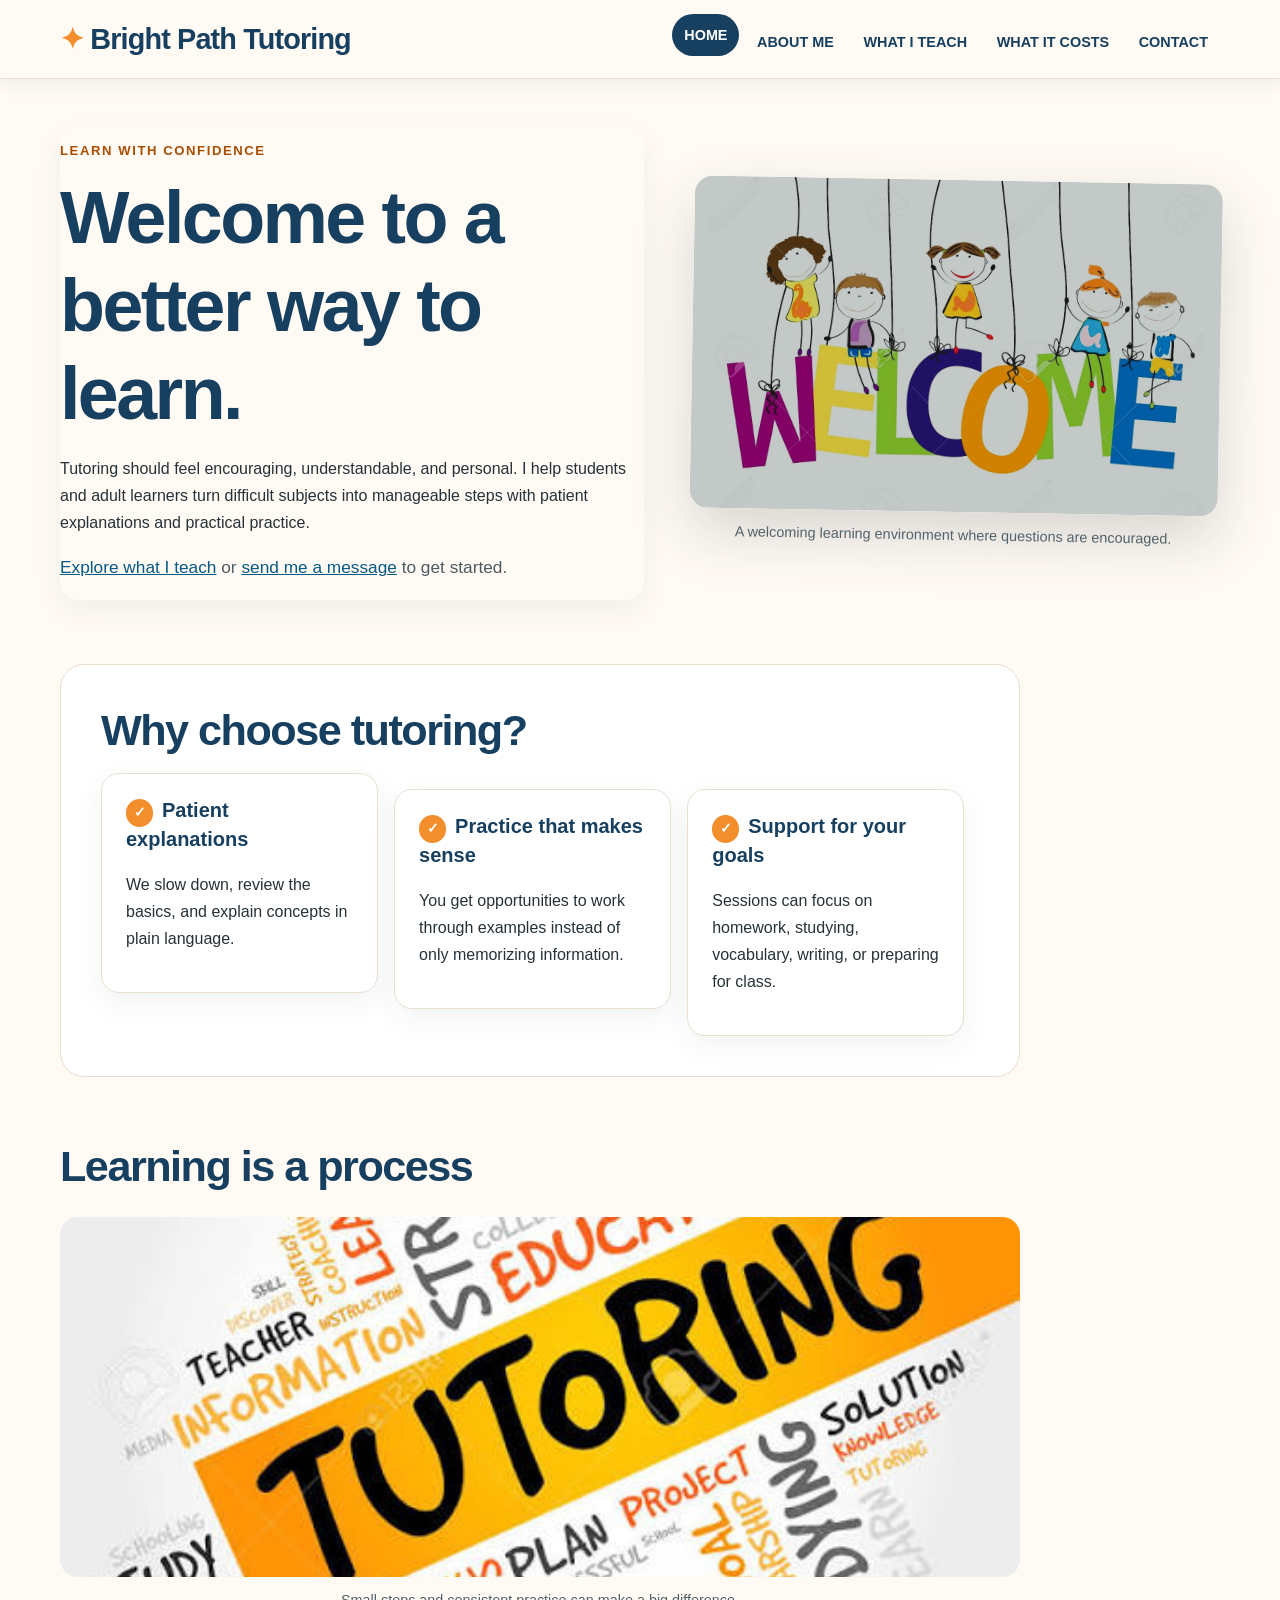
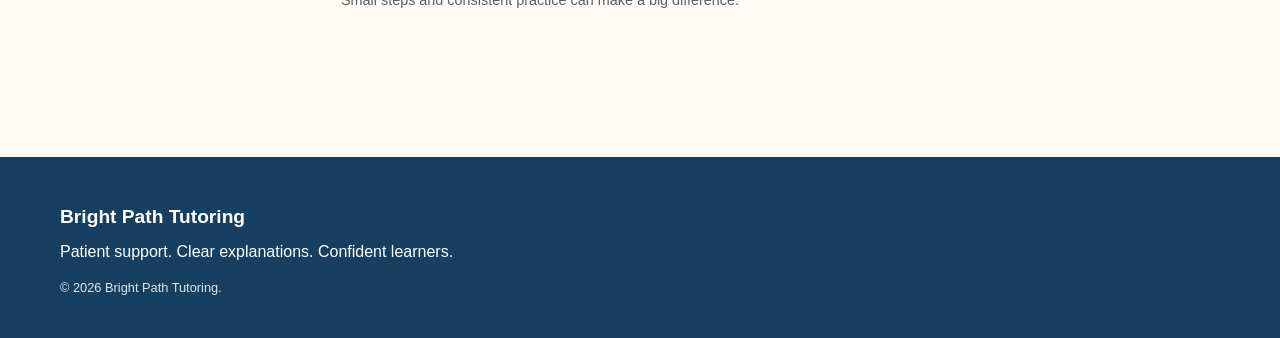
<file: index.html>
<!doctype html>
<html lang="en">
<head>
    <meta charset="utf-8">
    <meta name="viewport" content="width=device-width, initial-scale=1">
    <meta name="description" content="Bright Path Tutoring provides friendly, accessible tutoring and academic support.">
    <title>Home | Bright Path Tutoring</title>
    <link rel="stylesheet" type="text/css" href="normalize.css">
    <link rel="stylesheet" type="text/css" href="style.css">
</head>
<body>
    <a class="skip-link" href="#main-content">Skip to main content</a>

    <header>
        <section>
            <h1>Bright Path Tutoring</h1>
            <nav aria-label="Primary navigation">
                <ul>
                    <li><a href="index.html" aria-current="page">HOME</a></li>
                    <li><a href="about.html">ABOUT ME</a></li>
                    <li><a href="services.html">WHAT I TEACH</a></li>
                    <li><a href="price.html">WHAT IT COSTS</a></li>
                    <li><a href="contact.html">CONTACT</a></li>
                </ul>
            </nav>
        </section>
    </header>

    <main id="main-content">

        <section>
            <article>
                <p>Learn with confidence</p>
                <h2>Welcome to a better way to learn.</h2>
                <p>
                    Tutoring should feel encouraging, understandable, and personal.
                    I help students and adult learners turn difficult subjects into
                    manageable steps with patient explanations and practical practice.
                </p>
                <p>
                    <a href="services.html">Explore what I teach</a> or
                    <a href="contact.html">send me a message</a> to get started.
                </p>
            </article>
            <figure>
                <img src="welcome.jpg" width="1300" height="816"
                     alt="Colorful illustration of students learning above the word Welcome">
                <figcaption>A welcoming learning environment where questions are encouraged.</figcaption>
            </figure>
        </section>

        <section aria-labelledby="home-benefits">
            <h2 id="home-benefits">Why choose tutoring?</h2>
            <article>
                <h3>Patient explanations</h3>
                <p>We slow down, review the basics, and explain concepts in plain language.</p>
            </article>
            <article>
                <h3>Practice that makes sense</h3>
                <p>You get opportunities to work through examples instead of only memorizing information.</p>
            </article>
            <article>
                <h3>Support for your goals</h3>
                <p>Sessions can focus on homework, studying, vocabulary, writing, or preparing for class.</p>
            </article>
        </section>

        <section aria-labelledby="home-tutoring">
            <h2 id="home-tutoring">Learning is a process</h2>
            <figure>
                <img src="tutoring.jpg" width="515" height="388"
                     alt="Illustration with the word tutoring surrounded by education and study terms">
                <figcaption>Small steps and consistent practice can make a big difference.</figcaption>
            </figure>
        </section>

    </main>

    <footer>
        <section>
            <p><strong>Bright Path Tutoring</strong></p>
            <p>Patient support. Clear explanations. Confident learners.</p>
            <small>&copy; <span data-year></span> Bright Path Tutoring.</small>
        </section>
    </footer>

    <script>
        // Embedded JavaScript: keep the footer year current and provide a small
        // client-side check before the contact form is submitted.
        document.querySelectorAll("[data-year]").forEach(function (element) {
            element.textContent = new Date().getFullYear();
        });

        const form = document.querySelector("form");
        if (form) {
            form.addEventListener("submit", function (event) {
                if (!form.checkValidity()) {
                    event.preventDefault();
                    form.reportValidity();
                }
            });
        }
    </script>
</body>
</html>
</file>
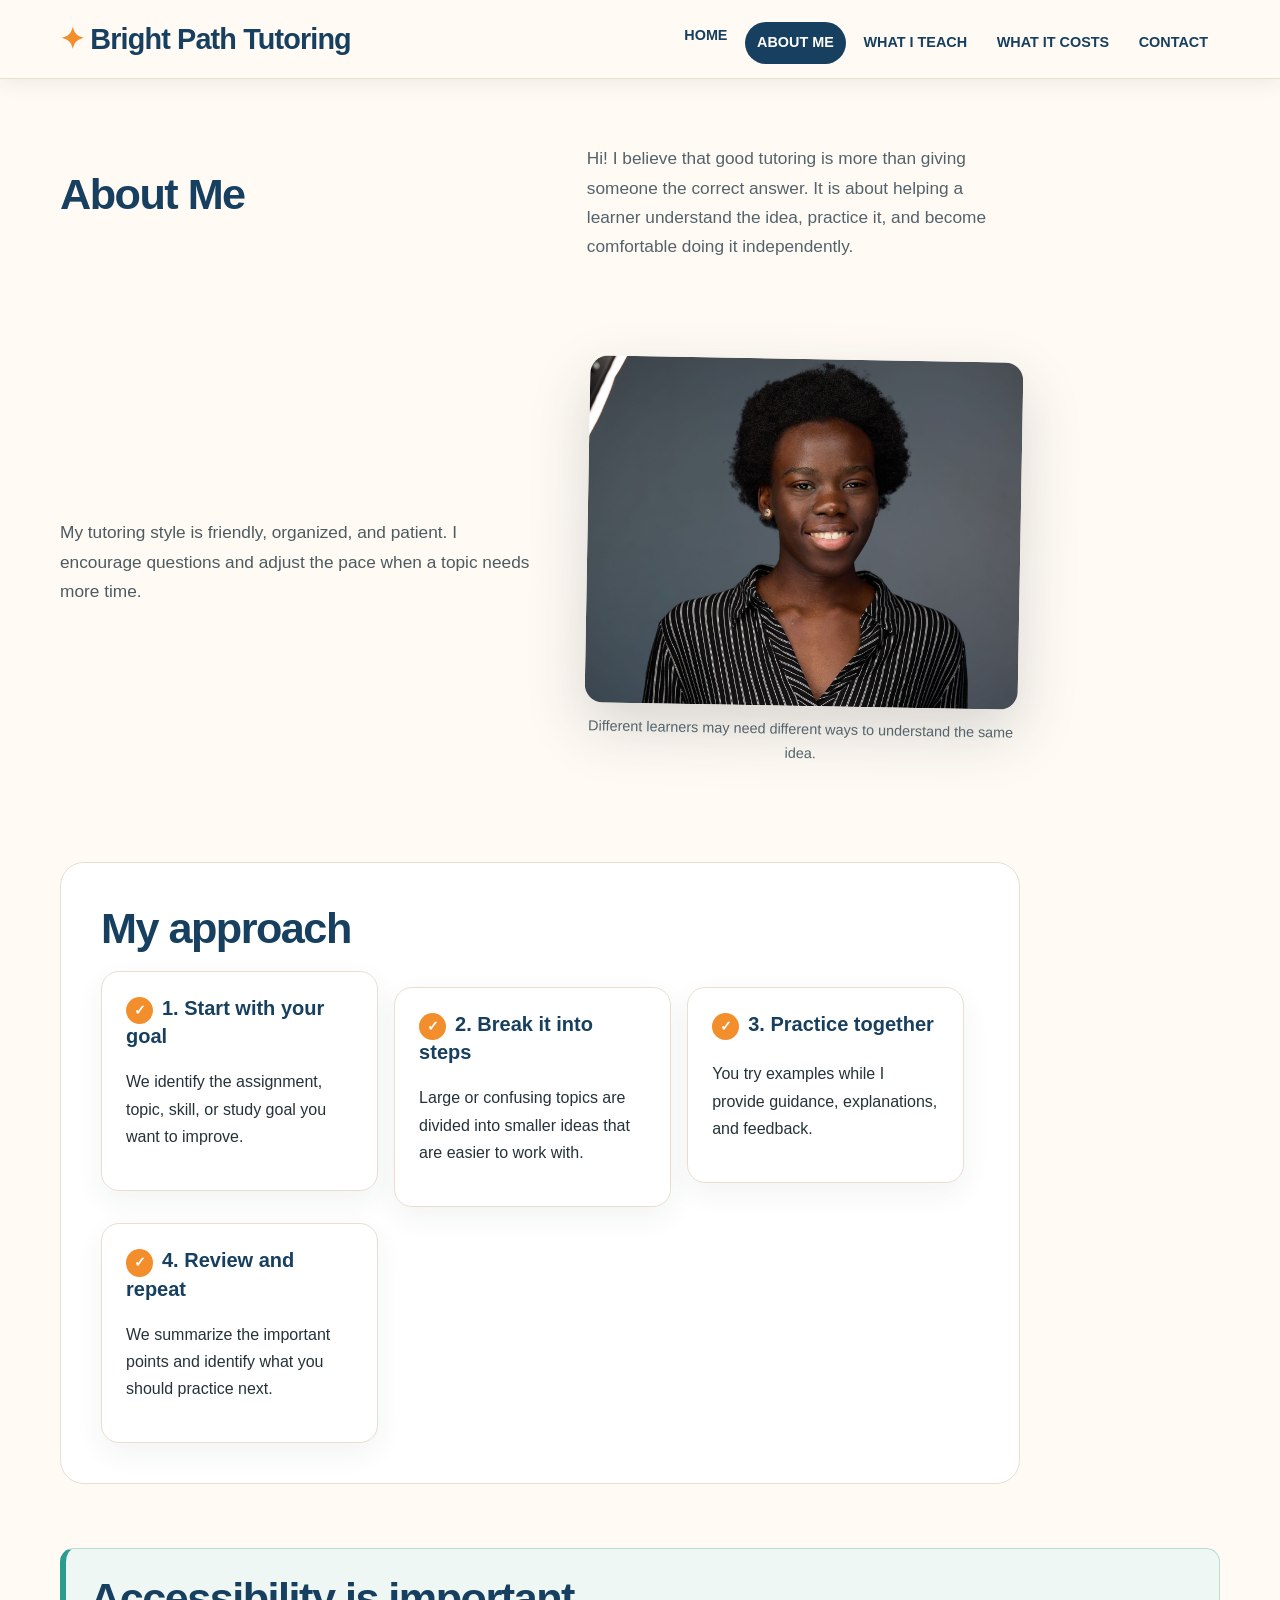
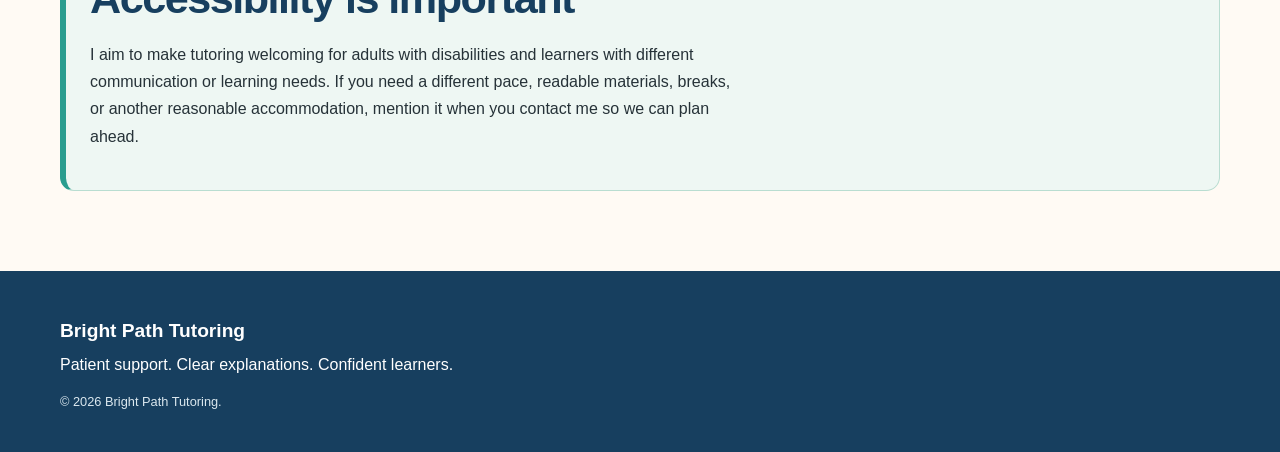
<file: about.html>
<!doctype html>
<html lang="en">
<head>
    <meta charset="utf-8">
    <meta name="viewport" content="width=device-width, initial-scale=1">
    <meta name="description" content="Bright Path Tutoring provides friendly, accessible tutoring and academic support.">
    <title>About Me | Bright Path Tutoring</title>
   <link rel="stylesheet" type="text/css" href="normalize.css">
    <link rel="stylesheet" type="text/css" href="style.css">

</head>
<body>
    <a class="skip-link" href="#main-content">Skip to main content</a>

    <header>
        <section>
            <h1>Bright Path Tutoring</h1>
            <nav aria-label="Primary navigation">
                <ul>
                    <li><a href="index.html">HOME</a></li>
                    <li><a href="about.html" aria-current="page">ABOUT ME</a></li>
                    <li><a href="services.html">WHAT I TEACH</a></li>
                    <li><a href="price.html">WHAT IT COSTS</a></li>
                    <li><a href="contact.html">CONTACT</a></li>
                </ul>
            </nav>
        </section>
    </header>

    <main id="main-content">

        <section aria-labelledby="about-heading">
            <h2 id="about-heading">About Me</h2>
            <p>
                Hi! I believe that good tutoring is more than giving someone the
                correct answer. It is about helping a learner understand the idea,
                practice it, and become comfortable doing it independently.
            </p>
            <p>
                My tutoring style is friendly, organized, and patient. I encourage
                questions and adjust the pace when a topic needs more time.
            </p>
            <figure>
                <img src="me.JPG" width="685" height="448"
                     alt="Illustration of a student using a computer to learn with books and school materials around the screen">
                <figcaption>Different learners may need different ways to understand the same idea.</figcaption>
            </figure>
        </section>

        <section aria-labelledby="approach-heading">
            <h2 id="approach-heading">My approach</h2>
            <article>
                <h3>1. Start with your goal</h3>
                <p>We identify the assignment, topic, skill, or study goal you want to improve.</p>
            </article>
            <article>
                <h3>2. Break it into steps</h3>
                <p>Large or confusing topics are divided into smaller ideas that are easier to work with.</p>
            </article>
            <article>
                <h3>3. Practice together</h3>
                <p>You try examples while I provide guidance, explanations, and feedback.</p>
            </article>
            <article>
                <h3>4. Review and repeat</h3>
                <p>We summarize the important points and identify what you should practice next.</p>
            </article>
        </section>

        <aside>
            <h2>Accessibility is important</h2>
            <p>
                I aim to make tutoring welcoming for adults with disabilities and
                learners with different communication or learning needs. If you need
                a different pace, readable materials, breaks, or another reasonable
                accommodation, mention it when you contact me so we can plan ahead.
            </p>
        </aside>

    </main>

    <footer>
        <section>
            <p><strong>Bright Path Tutoring</strong></p>
            <p>Patient support. Clear explanations. Confident learners.</p>
            <small>&copy; <span data-year></span> Bright Path Tutoring.</small>
        </section>
    </footer>

    <script>
        // Embedded JavaScript: keep the footer year current and provide a small
        // client-side check before the contact form is submitted.
        document.querySelectorAll("[data-year]").forEach(function (element) {
            element.textContent = new Date().getFullYear();
        });

        const form = document.querySelector("form");
        if (form) {
            form.addEventListener("submit", function (event) {
                if (!form.checkValidity()) {
                    event.preventDefault();
                    form.reportValidity();
                }
            });
        }
    </script>
</body>
</html>
</file>
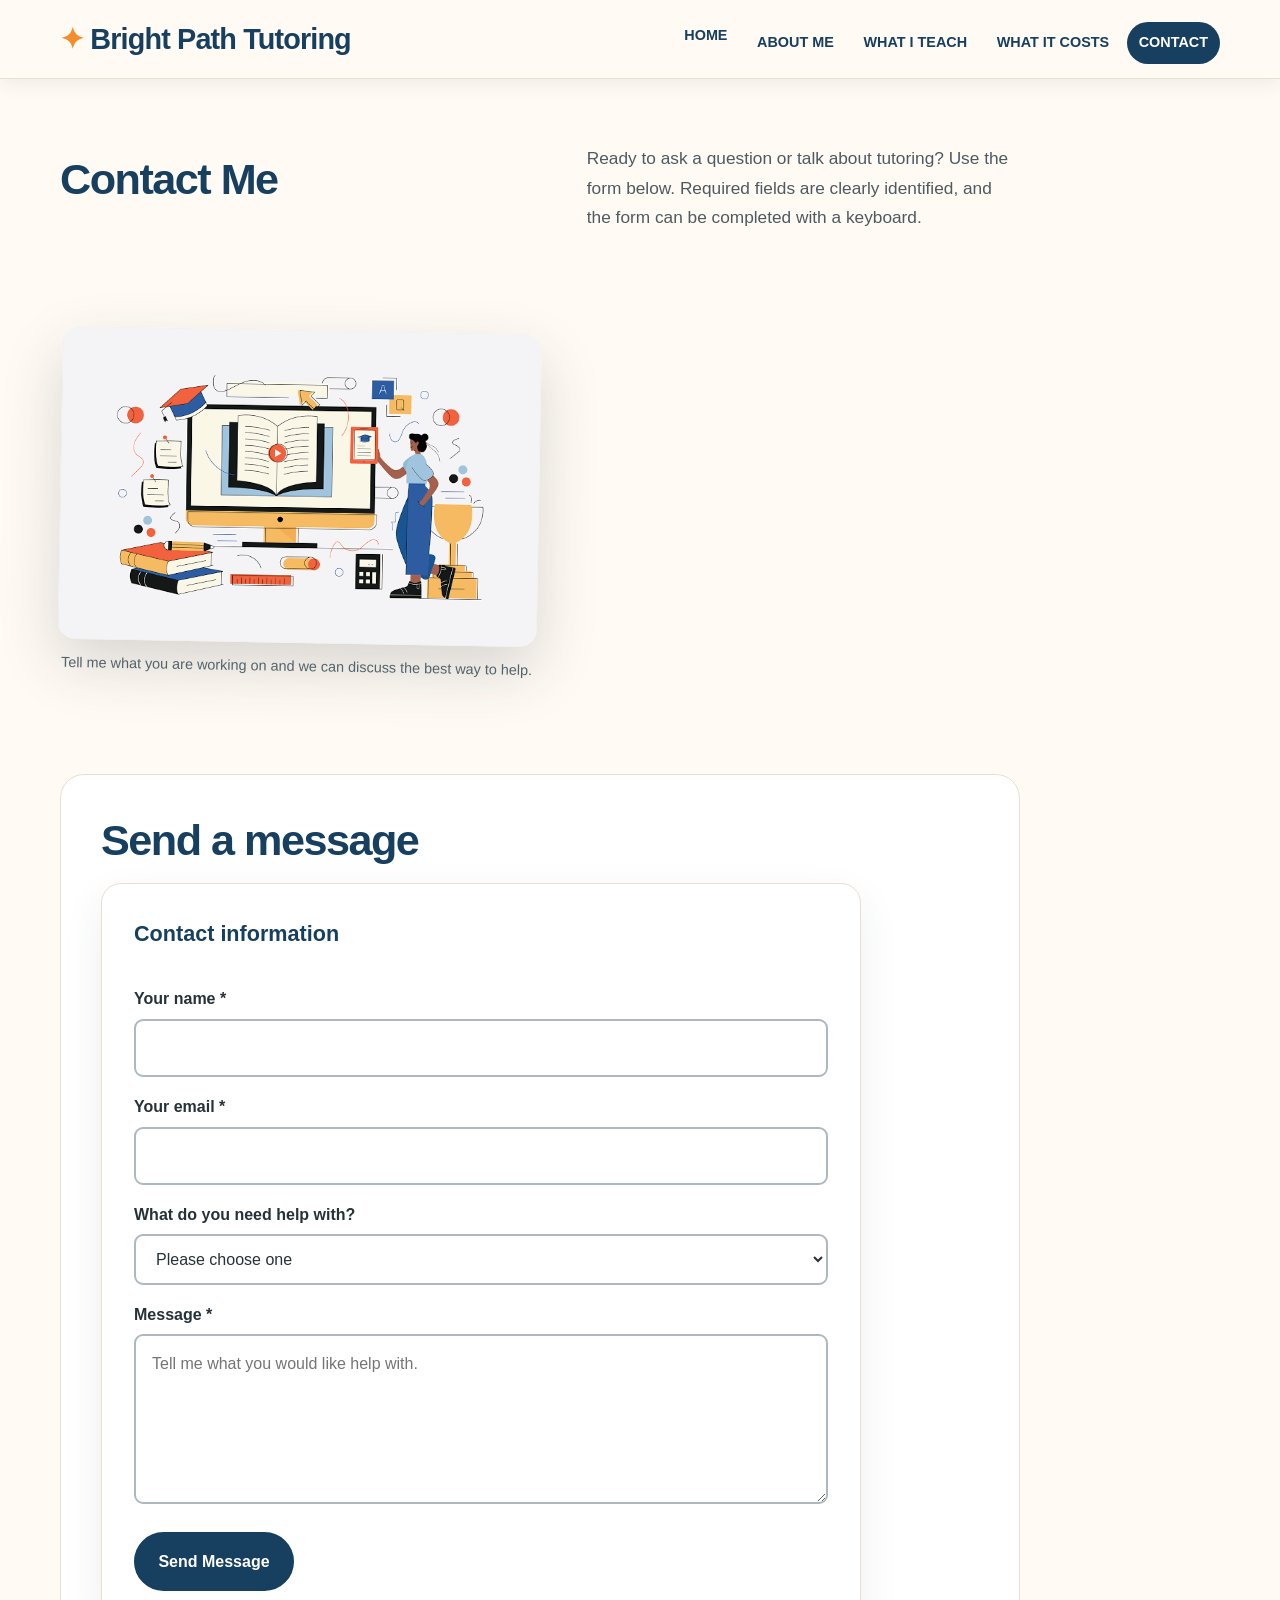
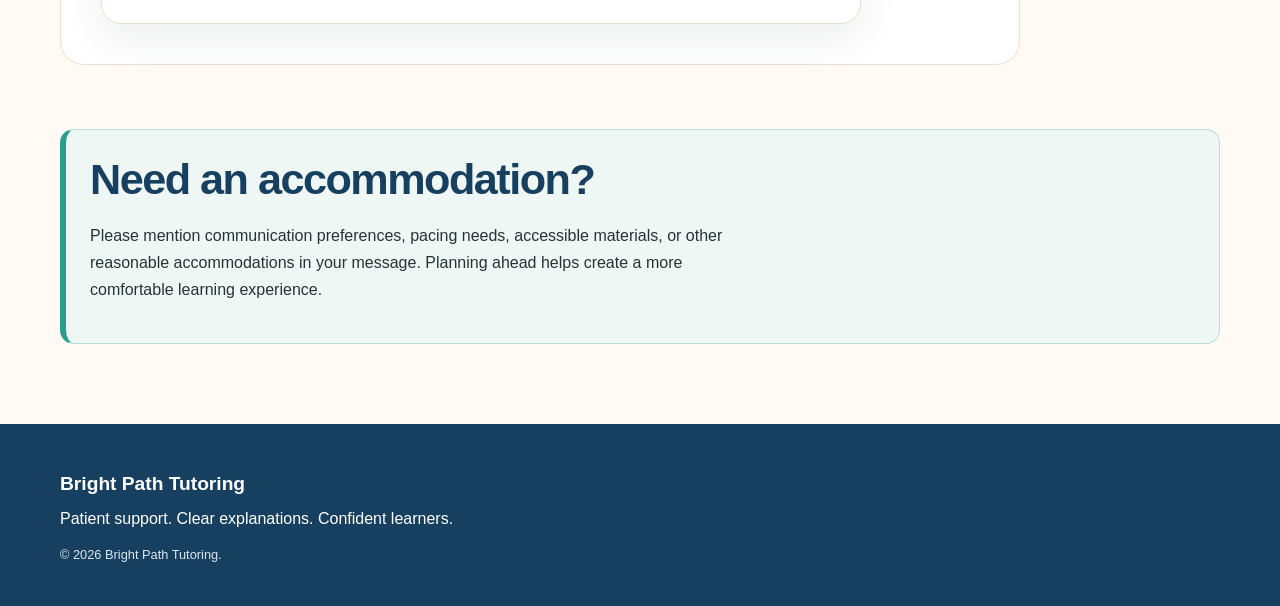
<file: contact.html>
<!doctype html>
<html lang="en">
<head>
    <meta charset="utf-8">
    <meta name="viewport" content="width=device-width, initial-scale=1">
    <meta name="description" content="Bright Path Tutoring provides friendly, accessible tutoring and academic support.">
    <title>Contact | Bright Path Tutoring</title>
    <link rel="stylesheet" type="text/css" href="normalize.css">
    <link rel="stylesheet" type="text/css" href="style.css">
</head>
<body>
    <a class="skip-link" href="#main-content">Skip to main content</a>

    <header>
        <section>
            <h1>Bright Path Tutoring</h1>
            <nav aria-label="Primary navigation">
                <ul>
                    <li><a href="index.html">HOME</a></li>
                    <li><a href="about.html">ABOUT ME</a></li>
                    <li><a href="services.html">WHAT I TEACH</a></li>
                    <li><a href="price.html">WHAT IT COSTS</a></li>
                    <li><a href="contact.html" aria-current="page">CONTACT</a></li>
                </ul>
            </nav>
        </section>
    </header>

    <main id="main-content">

        <section aria-labelledby="contact-heading">
            <h2 id="contact-heading">Contact Me</h2>
            <p>
                Ready to ask a question or talk about tutoring? Use the form below.
                Required fields are clearly identified, and the form can be completed
                with a keyboard.
            </p>
            <figure>
                <img src="learning.jpg" width="685" height="448"
                     alt="Illustration of a student learning on a computer surrounded by books and school supplies">
                <figcaption>Tell me what you are working on and we can discuss the best way to help.</figcaption>
            </figure>
        </section>

        <section aria-labelledby="message-heading">
            <h2 id="message-heading">Send a message</h2>
            <form action="https://formspree.io/f/mrenygwb" method="POST">
                <fieldset>
                    <legend>Contact information</legend>

                    <label for="name">Your name <span aria-hidden="true">*</span></label>
                    <input id="name" name="name" type="text" autocomplete="name"
                           required aria-required="true">

                    <label for="email">Your email <span aria-hidden="true">*</span></label>
                    <input id="email" name="email" type="email" autocomplete="email"
                           required aria-required="true">

                    <label for="subject">What do you need help with?</label>
                    <select id="subject" name="subject">
                        <option value="">Please choose one</option>
                        <option value="math">Math</option>
                        <option value="science">Science</option>
                        <option value="english-language">English / Language</option>
                        <option value="study-skills">Study Skills</option>
                        <option value="other">Other</option>
                    </select>

                    <label for="message">Message <span aria-hidden="true">*</span></label>
                    <textarea id="message" name="message"
                              placeholder="Tell me what you would like help with."
                              required aria-required="true"></textarea>

                    <button type="submit">Send Message</button>
                </fieldset>
            </form>
        </section>

        <aside>
            <h2>Need an accommodation?</h2>
            <p>
                Please mention communication preferences, pacing needs, accessible
                materials, or other reasonable accommodations in your message.
                Planning ahead helps create a more comfortable learning experience.
            </p>
        </aside>

    </main>

    <footer>
        <section>
            <p><strong>Bright Path Tutoring</strong></p>
            <p>Patient support. Clear explanations. Confident learners.</p>
            <small>&copy; <span data-year></span> Bright Path Tutoring.</small>
        </section>
    </footer>

    <script>
        // Embedded JavaScript: keep the footer year current and provide a small
        // client-side check before the contact form is submitted.
        document.querySelectorAll("[data-year]").forEach(function (element) {
            element.textContent = new Date().getFullYear();
        });

        const form = document.querySelector("form");
        if (form) {
            form.addEventListener("submit", function (event) {
                if (!form.checkValidity()) {
                    event.preventDefault();
                    form.reportValidity();
                }
            });
        }
    </script>
</body>
</html>
</file>
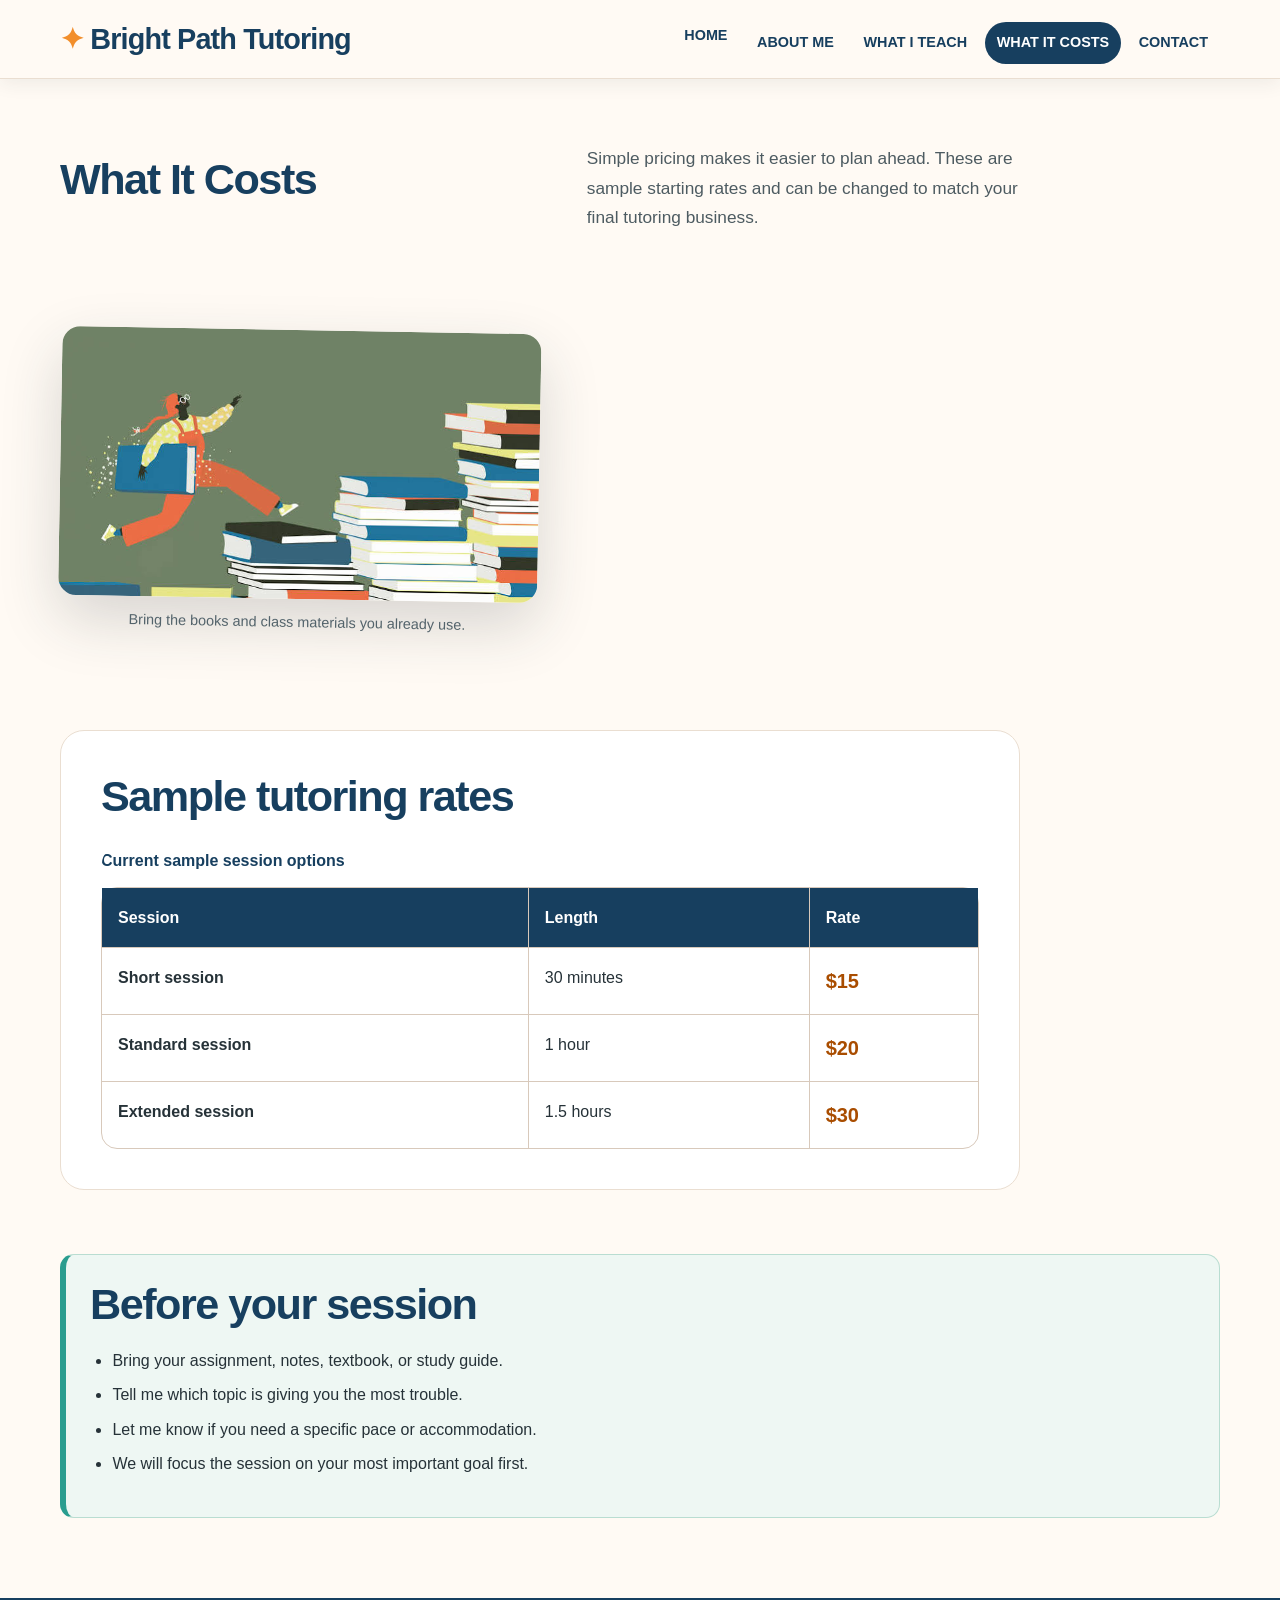
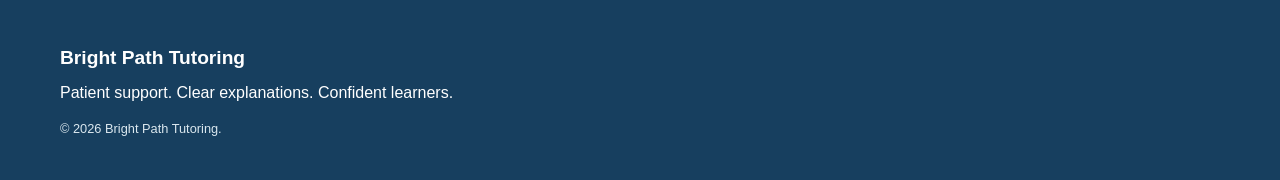
<file: price.html>
<!doctype html>
<html lang="en">
<head>
    <meta charset="utf-8">
    <meta name="viewport" content="width=device-width, initial-scale=1">
    <meta name="description" content="Bright Path Tutoring provides friendly, accessible tutoring and academic support.">
    <title>What It Costs | Bright Path Tutoring</title>
    <link rel="stylesheet" type="text/css" href="normalize.css">
    <link rel="stylesheet" type="text/css" href="style.css">
<body>
    <a class="skip-link" href="#main-content">Skip to main content</a>

    <header>
        <section>
            <h1>Bright Path Tutoring</h1>
            <nav aria-label="Primary navigation">
                <ul>
                    <li><a href="index.html">HOME</a></li>
                    <li><a href="about.html">ABOUT ME</a></li>
                    <li><a href="services.html">WHAT I TEACH</a></li>
                    <li><a href="price.html" aria-current="page">WHAT IT COSTS</a></li>
                    <li><a href="contact.html">CONTACT</a></li>
                </ul>
            </nav>
        </section>
    </header>

    <main id="main-content">

        <section aria-labelledby="price-heading">
            <h2 id="price-heading">What It Costs</h2>
            <p>
                Simple pricing makes it easier to plan ahead. These are sample
                starting rates and can be changed to match your final tutoring
                business.
            </p>
            <figure>
                <img src="reading.jpg" width="738" height="414"
                     alt="Illustration of a person jumping over stacks of books while studying">
                <figcaption>Bring the books and class materials you already use.</figcaption>
            </figure>
        </section>

        <section aria-labelledby="rates-heading">
            <h2 id="rates-heading">Sample tutoring rates</h2>
            <table>
                <caption>Current sample session options</caption>
                <thead>
                    <tr>
                        <th scope="col">Session</th>
                        <th scope="col">Length</th>
                        <th scope="col">Rate</th>
                    </tr>
                </thead>
                <tbody>
                    <tr>
                        <th scope="row">Short session</th>
                        <td>30 minutes</td>
                        <td class="price">$15</td>
                    </tr>
                    <tr>
                        <th scope="row">Standard session</th>
                        <td>1 hour</td>
                        <td class="price">$20</td>
                    </tr>
                    <tr>
                        <th scope="row">Extended session</th>
                        <td>1.5 hours</td>
                        <td class="price">$30</td>
                    </tr>
                </tbody>
            </table>
        </section>

        <aside>
            <h2>Before your session</h2>
            <ul>
                <li>Bring your assignment, notes, textbook, or study guide.</li>
                <li>Tell me which topic is giving you the most trouble.</li>
                <li>Let me know if you need a specific pace or accommodation.</li>
                <li>We will focus the session on your most important goal first.</li>
            </ul>
        </aside>

    </main>

    <footer>
        <section>
            <p><strong>Bright Path Tutoring</strong></p>
            <p>Patient support. Clear explanations. Confident learners.</p>
            <small>&copy; <span data-year></span> Bright Path Tutoring.</small>
        </section>
    </footer>

    <script>
        // Embedded JavaScript: keep the footer year current and provide a small
        // client-side check before the contact form is submitted.
        document.querySelectorAll("[data-year]").forEach(function (element) {
            element.textContent = new Date().getFullYear();
        });

        const form = document.querySelector("form");
        if (form) {
            form.addEventListener("submit", function (event) {
                if (!form.checkValidity()) {
                    event.preventDefault();
                    form.reportValidity();
                }
            });
        }
    </script>
</body>
</html>
</file>
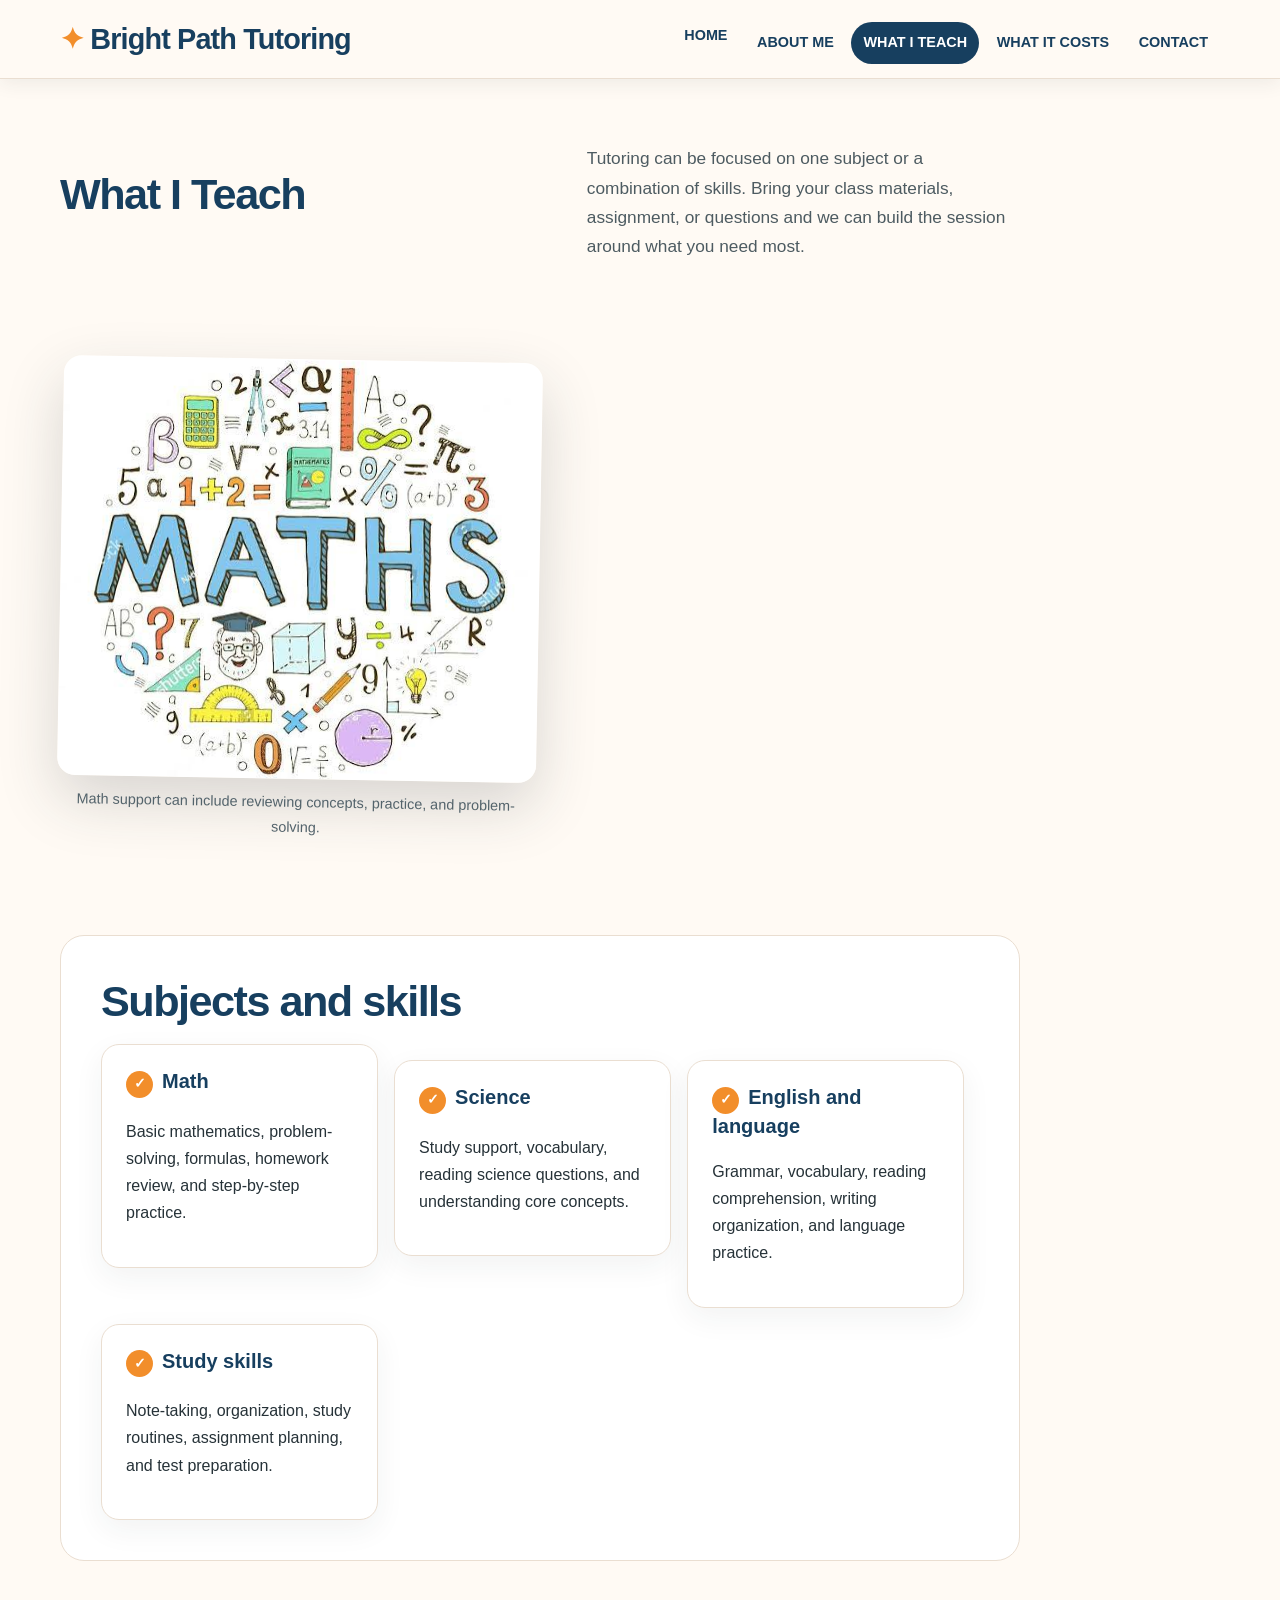
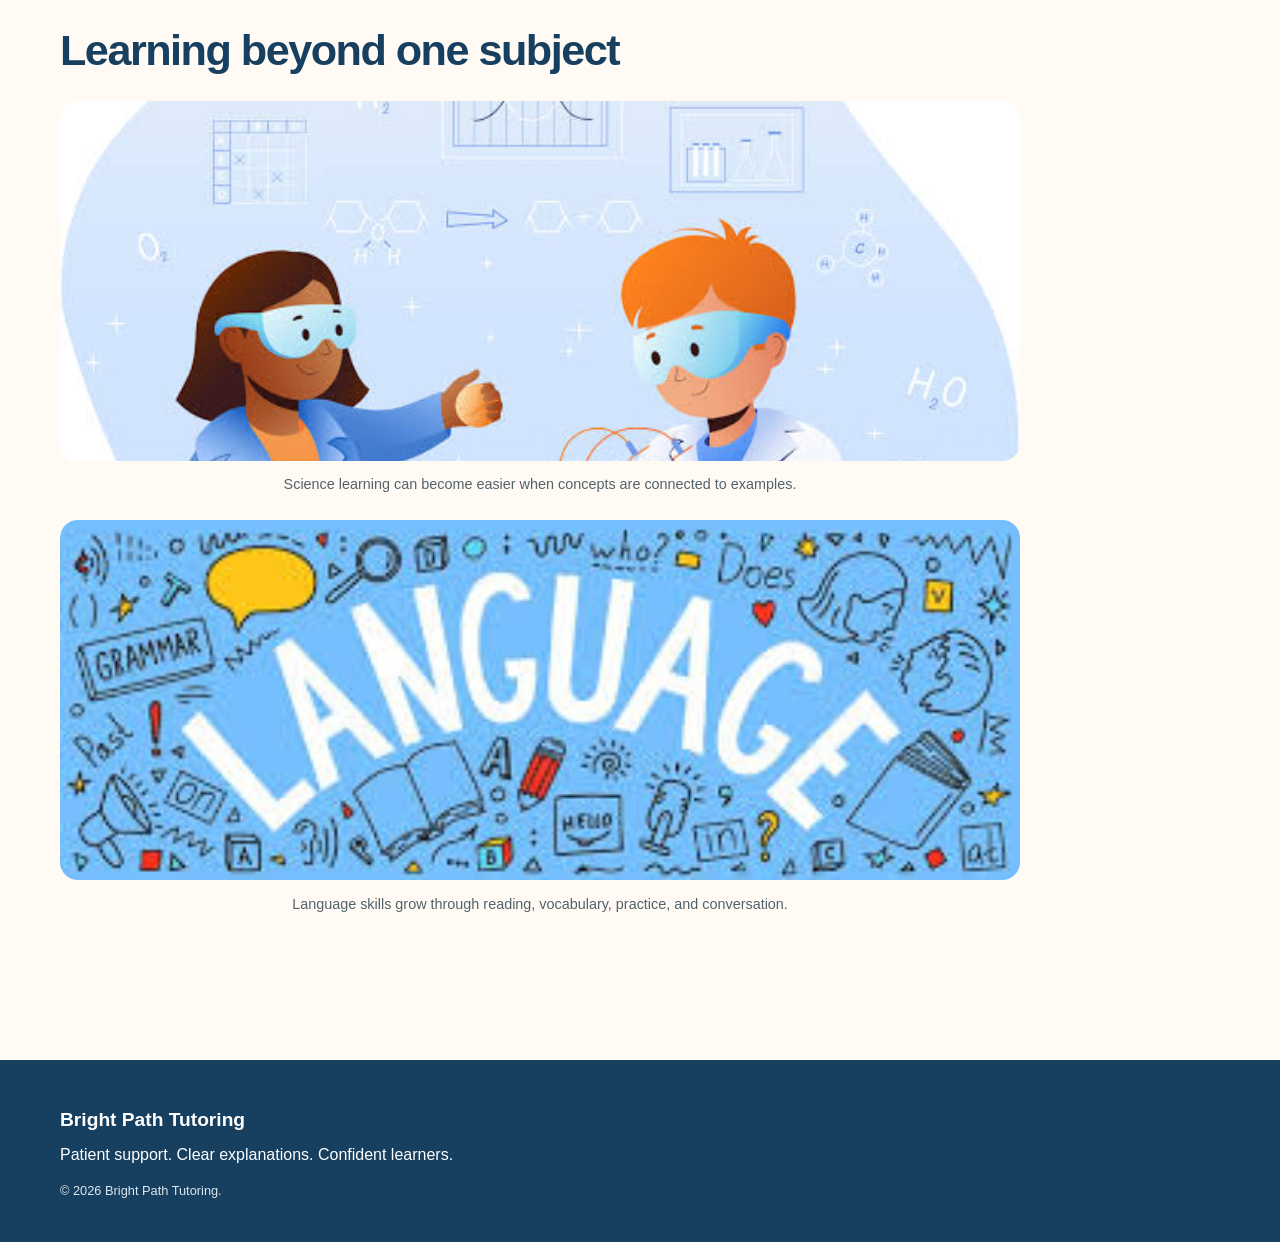
<file: services.html>
<!doctype html>
<html lang="en">
<head>
    <meta charset="utf-8">
    <meta name="viewport" content="width=device-width, initial-scale=1">
    <meta name="description" content="Bright Path Tutoring provides friendly, accessible tutoring and academic support.">
    <title>What I Teach | Bright Path Tutoring</title>
    <link rel="stylesheet" type="text/css" href="normalize.css">
    <link rel="stylesheet" type="text/css" href="style.css">
</head>
<body>
    <a class="skip-link" href="#main-content">Skip to main content</a>

    <header>
        <section>
            <h1>Bright Path Tutoring</h1>
            <nav aria-label="Primary navigation">
                <ul>
                    <li><a href="index.html">HOME</a></li>
                    <li><a href="about.html">ABOUT ME</a></li>
                    <li><a href="services.html" aria-current="page">WHAT I TEACH</a></li>
                    <li><a href="price.html">WHAT IT COSTS</a></li>
                    <li><a href="contact.html">CONTACT</a></li>
                </ul>
            </nav>
        </section>
    </header>

    <main id="main-content">

        <section aria-labelledby="services-heading">
            <h2 id="services-heading">What I Teach</h2>
            <p>
                Tutoring can be focused on one subject or a combination of skills.
                Bring your class materials, assignment, or questions and we can
                build the session around what you need most.
            </p>
            <figure>
                <img src="math.jpg" width="557" height="550"
                     alt="Colorful educational illustration featuring mathematics symbols and the word Maths">
                <figcaption>Math support can include reviewing concepts, practice, and problem-solving.</figcaption>
            </figure>
        </section>

        <section aria-labelledby="subjects-heading">
            <h2 id="subjects-heading">Subjects and skills</h2>
            <article>
                <h3>Math</h3>
                <p>Basic mathematics, problem-solving, formulas, homework review, and step-by-step practice.</p>
            </article>
            <article>
                <h3>Science</h3>
                <p>Study support, vocabulary, reading science questions, and understanding core concepts.</p>
            </article>
            <article>
                <h3>English and language</h3>
                <p>Grammar, vocabulary, reading comprehension, writing organization, and language practice.</p>
            </article>
            <article>
                <h3>Study skills</h3>
                <p>Note-taking, organization, study routines, assignment planning, and test preparation.</p>
            </article>
        </section>

        <section aria-labelledby="more-subjects">
            <h2 id="more-subjects">Learning beyond one subject</h2>
            <figure>
                <img src="science.jpg" width="584" height="525"
                     alt="Illustration of two students conducting a science experiment">
                <figcaption>Science learning can become easier when concepts are connected to examples.</figcaption>
            </figure>
            <figure>
                <img src="language.jpg" width="315" height="160"
                     alt="Blue educational illustration filled with language and grammar words">
                <figcaption>Language skills grow through reading, vocabulary, practice, and conversation.</figcaption>
            </figure>
        </section>

    </main>

    <footer>
        <section>
            <p><strong>Bright Path Tutoring</strong></p>
            <p>Patient support. Clear explanations. Confident learners.</p>
            <small>&copy; <span data-year></span> Bright Path Tutoring.</small>
        </section>
    </footer>

    <script>
        // Embedded JavaScript: keep the footer year current and provide a small
        // client-side check before the contact form is submitted.
        document.querySelectorAll("[data-year]").forEach(function (element) {
            element.textContent = new Date().getFullYear();
        });

        const form = document.querySelector("form");
        if (form) {
            form.addEventListener("submit", function (event) {
                if (!form.checkValidity()) {
                    event.preventDefault();
                    form.reportValidity();
                }
            });
        }
    </script>
</body>
</html>
</file>
<file: style.css>
/* =========================================================
   Bright Path Tutoring
   Responsive + accessibility-focused stylesheet
   ========================================================= */

* {
    box-sizing: border-box;
}

html {
    scroll-behavior: smooth;
}

body {
    margin: 0;
    background: #fffaf4;
    color: #263238;
    font-family: Arial, Helvetica, sans-serif;
    font-size: 1rem;
    line-height: 1.7;
}

header {
    position: sticky;
    top: 0;
    z-index: 20;
    background: rgba(255, 250, 244, 0.97);
    border-bottom: 1px solid #eaded1;
    box-shadow: 0 4px 18px rgba(38, 50, 56, 0.08);
}

header > section,
main,
footer > section {
    width: min(1160px, 92%);
    margin-inline: auto;
}

header > section {
    min-height: 78px;
    display: flex;
    align-items: center;
    justify-content: space-between;
    gap: 2rem;
}

header h1 {
    margin: 0;
    color: #173f5f;
    font-size: clamp(1.35rem, 3vw, 1.8rem);
    letter-spacing: -0.03em;
}

header h1::before {
    content: "✦";
    margin-right: .45rem;
    color: #f28e2b;
}

nav ul {
    display: flex;
    flex-wrap: wrap;
    justify-content: flex-end;
    gap: .25rem .35rem;
    margin: 0;
    padding: 0;
    list-style: none;
}

nav a {
    display: block;
    padding: .55rem .75rem;
    color: #173f5f;
    font-weight: 700;
    font-size: .9rem;
    text-decoration: none;
    border-radius: 999px;
}

nav a:hover {
    background: #fff0df;
    color: #a94d00;
}

nav a[aria-current="page"] {
    background: #173f5f;
    color: #ffffff;
}

a {
    color: #075985;
}

a:hover {
    color: #a94d00;
}

a:focus-visible,
button:focus-visible,
input:focus-visible,
textarea:focus-visible,
select:focus-visible {
    outline: 4px solid #f2b134;
    outline-offset: 3px;
}

.skip-link {
    position: absolute;
    left: -9999px;
    top: 0;
    z-index: 100;
    padding: .8rem 1rem;
    background: #ffffff;
    color: #173f5f;
    border: 3px solid #173f5f;
    border-radius: 0 0 8px 8px;
    font-weight: 700;
}

.skip-link:focus {
    left: 1rem;
    top: 0;
}

main {
    padding: 3rem 0 5rem;
}

main > section {
    margin-bottom: 4rem;
}

main > section:first-child {
    min-height: 420px;
    display: grid;
    grid-template-columns: 1.05fr .95fr;
    align-items: center;
    gap: 3rem;
}

main > section:first-child article {
    border: 0;
    padding: 0;
    background: transparent;
}

main > section:first-child figure {
    transform: rotate(1deg);
}

main > section:first-child figure img {
    box-shadow: 0 24px 60px rgba(38, 50, 56, .18);
}

main > section:nth-of-type(2) {
    background: #ffffff;
    padding: 2.5rem;
    border: 1px solid #eaded1;
    border-radius: 24px;
}

main > section:nth-of-type(2) > article {
    display: inline-block;
    width: calc(33.333% - 1rem);
    margin-right: .75rem;
    vertical-align: top;
}

main > section:nth-of-type(2) > article:last-child {
    margin-right: 0;
}

h2,
h3 {
    color: #173f5f;
    line-height: 1.2;
}

h2 {
    margin: 0 0 1rem;
    font-size: clamp(1.75rem, 4vw, 2.7rem);
    letter-spacing: -0.035em;
}

h3 {
    margin-top: 0;
    font-size: 1.25rem;
}

p {
    max-width: 72ch;
}

main > section:first-child p:first-child {
    margin-bottom: .7rem;
    color: #a94d00;
    font-weight: 800;
    text-transform: uppercase;
    letter-spacing: .12em;
    font-size: .82rem;
}

main > section:first-child p:nth-of-type(1) + h2 {
    font-size: clamp(2.25rem, 6vw, 4.6rem);
}

main > section:first-child p:last-of-type {
    font-size: 1.08rem;
    color: #4d5b61;
}

article {
    background: #ffffff;
    border: 1px solid #eaded1;
    border-radius: 18px;
    padding: 1.5rem;
    box-shadow: 0 10px 30px rgba(38, 50, 56, .06);
}

article + article {
    margin-top: 1rem;
}

figure {
    margin: 0;
}

figure img {
    display: block;
    width: 100%;
    height: auto;
    max-height: 480px;
    object-fit: cover;
    border-radius: 18px;
}

figcaption {
    margin-top: .7rem;
    color: #53636b;
    font-size: .9rem;
    text-align: center;
}

main > section:not(:first-child) > figure {
    margin: 1.5rem 0;
}

main > section:not(:first-child) > figure img {
    max-height: 360px;
}

ul,
ol {
    padding-left: 1.4rem;
}

li + li {
    margin-top: .45rem;
}

.notice,
aside {
    margin-top: 2rem;
    padding: 1.5rem;
    background: #eef7f3;
    border: 1px solid #b9ddd1;
    border-left: 6px solid #2a9d8f;
    border-radius: 14px;
}

main > section:nth-of-type(2) article h3::before {
    content: "✓";
    display: inline-grid;
    place-items: center;
    width: 1.7rem;
    height: 1.7rem;
    margin-right: .55rem;
    border-radius: 50%;
    background: #f28e2b;
    color: #ffffff;
    font-size: .85rem;
}

table {
    width: 100%;
    margin-top: 1.5rem;
    border-collapse: separate;
    border-spacing: 0;
    overflow: hidden;
    background: #ffffff;
    border: 1px solid #d8c9bb;
    border-radius: 16px;
}

caption {
    padding-bottom: .8rem;
    text-align: left;
    font-weight: 700;
    color: #173f5f;
}

th,
td {
    padding: 1rem;
    border-right: 1px solid #d8c9bb;
    border-bottom: 1px solid #d8c9bb;
    text-align: left;
    vertical-align: top;
}

th:last-child,
td:last-child {
    border-right: 0;
}

tbody tr:last-child th,
tbody tr:last-child td {
    border-bottom: 0;
}

thead th {
    background: #173f5f;
    color: #ffffff;
}

.price {
    color: #a94d00;
    font-size: 1.25rem;
    font-weight: 800;
}

form {
    max-width: 760px;
    padding: 2rem;
    background: #ffffff;
    border: 1px solid #eaded1;
    border-radius: 20px;
    box-shadow: 0 15px 40px rgba(38, 50, 56, .08);
}

fieldset {
    border: 0;
    padding: 0;
    margin: 0;
}

legend {
    margin-bottom: 1rem;
    color: #173f5f;
    font-size: 1.35rem;
    font-weight: 800;
}

label {
    display: block;
    margin-top: 1rem;
    color: #263238;
    font-weight: 700;
}

input,
textarea,
select {
    width: 100%;
    margin-top: .4rem;
    padding: .85rem 1rem;
    border: 2px solid #aeb9bf;
    border-radius: 9px;
    background: #ffffff;
    color: #263238;
    font: inherit;
}

textarea {
    min-height: 170px;
    resize: vertical;
}

button {
    margin-top: 1.25rem;
    padding: .85rem 1.4rem;
    border: 2px solid #173f5f;
    border-radius: 999px;
    background: #173f5f;
    color: #ffffff;
    font: inherit;
    font-weight: 800;
    cursor: pointer;
}

button:hover {
    background: #a94d00;
    border-color: #a94d00;
}

main > section > h2 + p {
    font-size: 1.08rem;
    color: #53636b;
}

main > section:has(> h2) {
    max-width: 960px;
}

main > section:has(> h2) figure {
    margin: 2rem 0;
}

main > section:has(> h2) figure img {
    max-height: 420px;
}

footer {
    background: #173f5f;
    color: #ffffff;
    padding: 2.5rem 0;
}

footer strong {
    color: #ffffff;
    font-size: 1.2rem;
}

footer p {
    margin: .25rem 0;
}

footer small {
    display: block;
    margin-top: .75rem;
    color: #dbe8ef;
}

@media (max-width: 850px) {
    header > section {
        display: block;
        padding: 1rem 0;
    }

    nav ul {
        justify-content: flex-start;
        margin-top: .8rem;
    }

    main {
        padding-top: 2rem;
    }

    main > section:first-child {
        grid-template-columns: 1fr;
        gap: 2rem;
    }

    main > section:nth-of-type(2) > article {
        display: block;
        width: 100%;
        margin-right: 0;
    }

    main > section:nth-of-type(2) > article + article {
        margin-top: 1rem;
    }
}

@media (max-width: 600px) {
    nav a {
        padding: .45rem .55rem;
        font-size: .78rem;
    }

    main > section:nth-of-type(2) {
        padding: 1.25rem;
        border-radius: 16px;
    }

    form {
        padding: 1.25rem;
    }

    table {
        font-size: .9rem;
    }

    th,
    td {
        padding: .7rem;
    }
}

@media (prefers-reduced-motion: reduce) {
    html {
        scroll-behavior: auto;
    }

    * {
        scroll-behavior: auto !important;
    }
}
</file>
